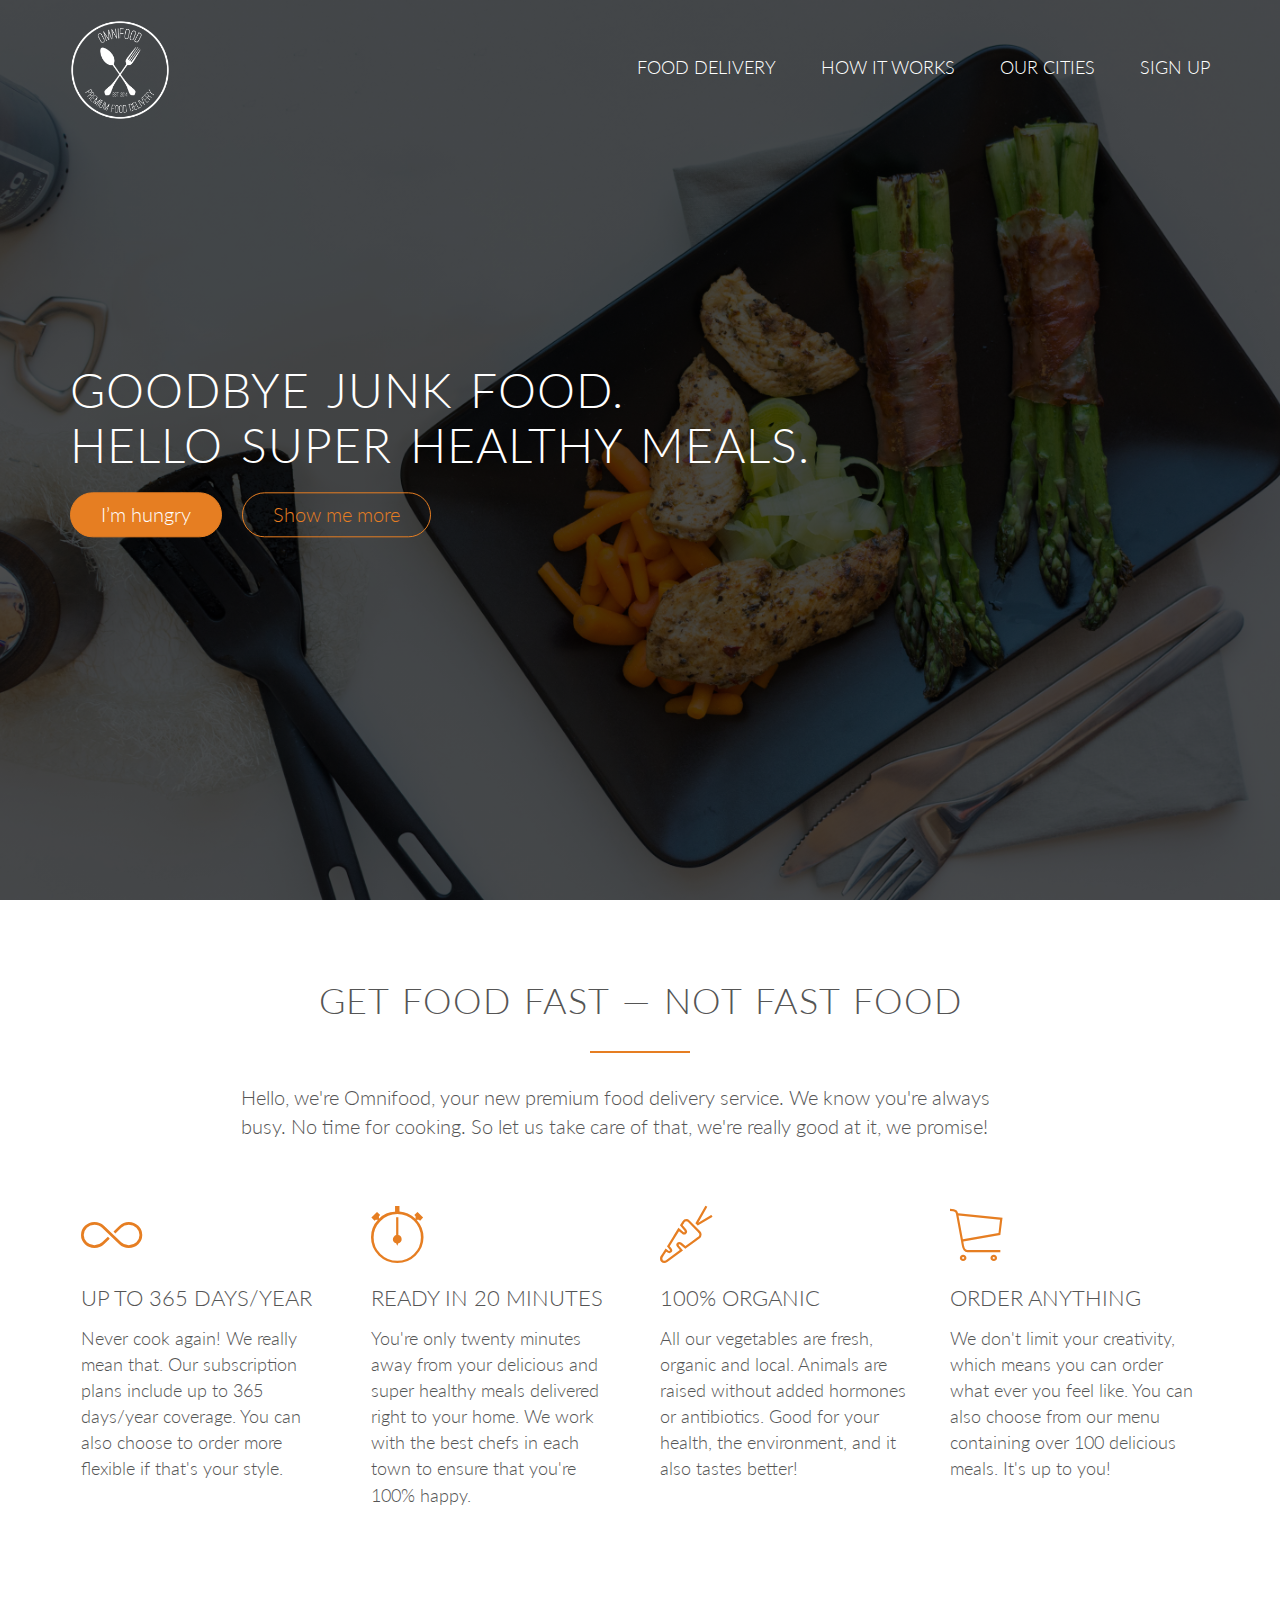
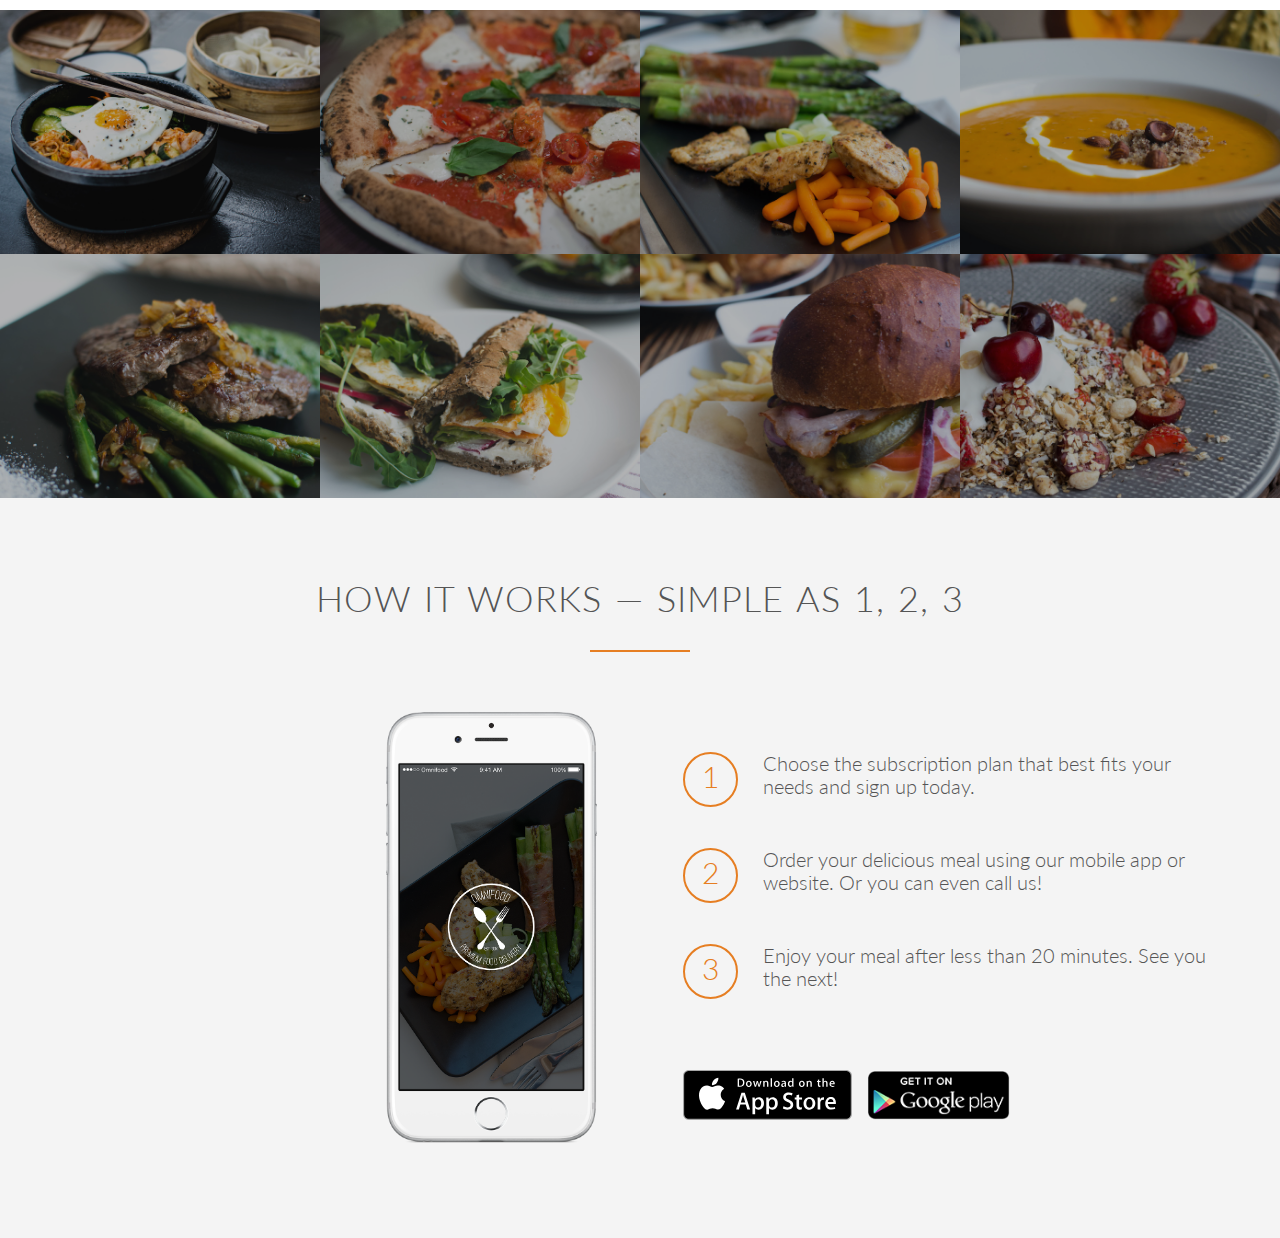
<file: index.html>
<!DOCTYPE html>
<html lang="en">
<head>
    <meta charset="UTF-8">
    <meta http-equiv="X-UA-Compatible" content="IE=edge">
    <meta name="viewport" content="width=device-width, initial-scale=1.0">
    <link rel="shortcut icon" type="image/jpg" href="Favicon_Image_Location"/>
    <!--Normalized.css helps to keep css styles the same in all browsers-->
    <link rel="stylesheet" href="vendors/css/normalize.css">
    <!--Grid.css helps to keep our site responsive-->
    <link rel="stylesheet" href="vendors/css/Grid.css">
    <!--Fonts / icons-->
    <link rel="stylesheet" href="vendors/css/ionicons.min.css">
    <!--Our css-->
    <link rel="stylesheet" type="text/css" href="resources/css/style.css">
    <!--Font Lato-->
    <link rel="preconnect" href="https://fonts.gstatic.com">
    <link href="https://fonts.googleapis.com/css2?family=Lato:ital,wght@0,100;0,300;0,400;1,300&display=swap" rel="stylesheet">
    <title>Omnifood</title>
</head>
<body>
    <header>
        <nav>
            <div class="row">
                <img src="resources/img/logo-white.png" alt="Omnifood logo" class="logo">
                <ul class="main-nav">
                    <li><a href="#">Food delivery</a></li>
                    <li><a href="#">How it works</a></li>
                    <li><a href="#">Our cities</a></li>
                    <li><a href="#">Sign up</a></li>
                </ul>
            </div>
        </nav>
        <div class="hero-text-box">
            <h1>Goodbye junk food.<br>Hello super healthy meals.</h1>
            <a class="btn btn-full" href="#" >I’m hungry</a>
            <a class="btn btn-ghost" href="#" >Show me more</a>

        </div>
    </header>

    <section class="section-features">
        <div class="row">
            <h2>Get food fast &mdash; not fast food</h2>
            <p class="long-copy">
                Hello, we're Omnifood,  your new premium food delivery service. We know you're always busy. No time for cooking. So let us take care of that, we're really good at it, we promise!
            </p>
        </div>

        <div class="row">
             <div class="col span-1-of-4 box">
                 <i class="ion-ios-infinite-outline icon-big"></i>
                 <h3>Up to 365 days/year</h3>
                 <p>
                     Never cook again! We really mean that. Our subscription plans include up to 365 days/year coverage. You can also choose to order more flexible if that's your style.
                 </p>
             </div>
             <div class="col span-1-of-4 box">
                <i class="ion-ios-stopwatch-outline icon-big"></i>
                <h3>Ready in 20 minutes</h3>
                <p>
                    You're only twenty minutes away from your delicious and super healthy meals delivered right to your home. We work with the best chefs in each town to ensure that you're 100% happy.
                </p>
            </div>
            <div class="col span-1-of-4 box">
                <i class="ion-ios-nutrition-outline icon-big"></i>
                <h3>100% organic</h3>
                <p>
                    All our vegetables are fresh, organic and local. Animals are raised without added hormones or antibiotics. Good for your health, the environment, and it also tastes better!
                </p>
            </div>
            <div class="col span-1-of-4 box">
                <i class="ion-ios-cart-outline icon-big"></i>
                <h3>Order anything</h3>
                <p>
                    We don't limit your creativity, which means you can order what ever you feel like. You can also choose from our menu containing over 100 delicious meals. It's up to you!
                </p>
            </div>
        </div>
    </section>
    
    <section class="section-meals">
        <ul class="meals-showcase clearfix">
            <li>
                <figure class="meal-photo">
                    <img src="resources/img/1.jpg" alt="Korean bibimbap with egg and vegetables">
                </figure>
            </li>
            <li>
                <figure class="meal-photo">
                    <img src="resources/img/2.jpg" alt="Simple italian pizza with cherry tomatoes">
                </figure>
            </li>
            <li>
                <figure class="meal-photo">
                    <img src="resources/img/3.jpg" alt="Chicken breast steak with vegetables">
                </figure>
            </li>
            <li>
                <figure class="meal-photo">
                    <img src="resources/img/4.jpg" alt="Autumn pumpkin soup">
                </figure>
            </li>
        </ul>
        <ul class="meals-showcase clearfix">
            <li>
                <figure class="meal-photo">
                    <img src="resources/img/5.jpg" alt="Paleo beef steak with vegetables">
                </figure>
            </li>
            <li>
                <figure class="meal-photo">
                    <img src="resources/img/6.jpg" alt="Healthy baguette with egg and vegetables">
                </figure>
            </li>
            <li>
                <figure class="meal-photo">
                    <img src="resources/img/7.jpg" alt="Burger with cheddar and bacon">
                </figure>
            </li>
            <li>
                <figure class="meal-photo">
                    <img src="resources/img/8.jpg" alt="Granola with cherries and strawberries">
                </figure>
            </li>
        </ul>
    </section>

    <section class="section-steps">
        <div class="row">
            <h2>How it works &mdash; Simple as 1, 2, 3</h2>
        </div>
        <div class="row">
            <div class="col span-1-of-2 steps-box">
                <img src="resources/img/app-iPhone.png" alt="Omnifood app on iPhone" class="app-screen">
            </div>
            <div class="col span-1-of-2 steps-box">
                <div class="works-step">
                    <div>1</div>
                    <p>Choose the subscription plan that best fits your needs and sign up today.</p>
                </div>
                <div class="works-step">
                    <div>2</div>
                    <p>Order your delicious meal using our mobile app or website. Or you can even call us!</p>
                </div>
                <div class="works-step">
                    <div>3</div>
                    <p>Enjoy your meal after less than 20 minutes. See you the next!</p>
                </div>

                <a href="#" class="btn-app"><img src="resources/img/download-app.svg" alt="App Store Button"></a>
                <a href="#" class="btn-app"><img src="resources/img/download-app-android.png" alt="Play Store Button"></a>
            </div>
        </div>
    </section>
</body>
</html>
</file>
<file: vendors/css/Grid.css>
/*  SECTIONS  ============================================================================= */

.section {
	clear: both;
	padding: 0px;
	margin: 0px;
}

/*  GROUPING  ============================================================================= */

.row {
    zoom: 1; /* For IE 6/7 (trigger hasLayout) */
}

.row:before,
.row:after {
    content:"";
    display:table;
}
.row:after {
    clear:both;
}

/*  GRID COLUMN SETUP   ==================================================================== */

.col {
	display: block;
	float:left;
	margin: 1% 0 1% 1.6%;
}

.col:first-child { margin-left: 0; } /* all browsers except IE6 and lower */


/*  REMOVE MARGINS AS ALL GO FULL WIDTH AT 480 PIXELS */

@media only screen and (max-width: 480px) {
	.col { 
		/*margin: 1% 0 1% 0%;*/
        margin: 0;
	}
}


/*  GRID OF TWO   ============================================================================= */


.span-2-of-2 {
	width: 100%;
}

.span-1-of-2 {
	width: 49.2%;
}

/*  GO FULL WIDTH AT LESS THAN 480 PIXELS */

@media only screen and (max-width: 480px) {
	.span-2-of-2 {
		width: 100%; 
	}
	.span-1-of-2 {
		width: 100%; 
	}
}


/*  GRID OF THREE   ============================================================================= */

	
.span-3-of-3 {
	width: 100%; 
}

.span-2-of-3 {
	width: 66.13%; 
}

.span-1-of-3 {
	width: 32.26%; 
}


/*  GO FULL WIDTH AT LESS THAN 480 PIXELS */

@media only screen and (max-width: 480px) {
	.span-3-of-3 {
		width: 100%; 
	}
	.span-2-of-3 {
		width: 100%; 
	}
	.span-1-of-3 {
		width: 100%;
	}
}

/*  GRID OF FOUR   ============================================================================= */

	
.span-4-of-4 {
	width: 100%; 
}

.span-3-of-4 {
	width: 74.6%; 
}

.span-2-of-4 {
	width: 49.2%; 
}

.span-1-of-4 {
	width: 23.8%; 
}


/*  GO FULL WIDTH AT LESS THAN 480 PIXELS */

@media only screen and (max-width: 480px) {
	.span-4-of-4 {
		width: 100%; 
	}
	.span-3-of-4 {
		width: 100%; 
	}
	.span-2-of-4 {
		width: 100%; 
	}
	.span-1-of-4 {
		width: 100%; 
	}
}


/*  GRID OF FIVE   ============================================================================= */

	
.span-5-of-5 {
	width: 100%;
}

.span-4-of-5 {
  	width: 79.68%; 
}

.span-3-of-5 {
  	width: 59.36%; 
}

.span-2-of-5 {
  	width: 39.04%;
}

.span-1-of-5 {
  	width: 18.72%;
}


/*  GO FULL WIDTH AT LESS THAN 480 PIXELS */

@media only screen and (max-width: 480px) {
	.span-5-of-5 {
		width: 100%; 
	}
	.span-4-of-5 {
		width: 100%; 
	}
	.span-3-of-5 {
		width: 100%; 
	}
	.span-2-of-5 {
		width: 100%; 
	}
	.span-1-of-5 {
		width: 100%; 
	}
}


/*  GRID OF SIX   ============================================================================= */


.span-6-of-6 {
	width: 100%;
}

.span-5-of-6 {
  	width: 83.06%;
}

.span-4-of-6 {
  	width: 66.13%;
}

.span-3-of-6 {
  	width: 49.2%;
}

.span-2-of-6 {
  	width: 32.26%;
}

.span-1-of-6 {
  	width: 15.33%;
}


/*  GO FULL WIDTH AT LESS THAN 480 PIXELS */

@media only screen and (max-width: 480px) {
	.span-6-of-6 {
		width: 100%; 
	}
	.span-5-of-6 {
		width: 100%; 
	}
	.span-4-of-6 {
		width: 100%; 
	}
	.span-3-of-6 {
		width: 100%; 
	}
	.span-2-of-6 {
		width: 100%; 
	}
	.span-1-of-6 {
		width: 100%; 
	}
}



/*  GRID OF SEVEN   ============================================================================= */


.span-7-of-7 {
	width: 100%;
}

.span-6-of-7 {
	width: 85.48%;
}

.span-5-of-7 {
  	width: 70.97%;
}

.span-4-of-7 {
  	width: 56.45%;
}

.span-3-of-7 {
  	width: 41.94%;
}

.span-2-of-7 {
  	width: 27.42%;
}

.span-1-of-7 {
  	width: 12.91%;
}


/*  GO FULL WIDTH AT LESS THAN 480 PIXELS */

@media only screen and (max-width: 480px) {
	.span-7-of-7 {
		width: 100%; 
	}
	.span-6-of-7 {
		width: 100%; 
	}
	.span-5-of-7 {
		width: 100%; 
	}
	.span-4-of-7 {
		width: 100%; 
	}
	.span-3-of-7 {
		width: 100%; 
	}
	.span-2-of-7 {
		width: 100%; 
	}
	.span-1-of-7 {
		width: 100%; 
	}
}


/*  GRID OF EIGHT   ============================================================================= */

	
.span-8-of-8 {
	width: 100%;
}

.span-7-of-8 {
	width: 87.3%; 
}

.span-6-of-8 {
	width: 74.6%; 
}

.span-5-of-8 {
	width: 61.9%; 
}

.span-4-of-8 {
	width: 49.2%; 
}

.span-3-of-8 {
	width: 36.5%;
}

.span-2-of-8 {
	width: 23.8%; 
}

.span-1-of-8 {
	width: 11.1%; 
}


/*  GO FULL WIDTH AT LESS THAN 480 PIXELS */

@media only screen and (max-width: 480px) {
	.span-8-of-8 {
		width: 100%; 
	}
	.span-7-of-8 {
		width: 100%; 
	}
	.span-6-of-8 {
		width: 100%; 
	}
	.span-5-of-8 {
		width: 100%; 
	}
	.span-4-of-8 {
		width: 100%; 
	}
	.span-3-of-8 {
		width: 100%; 
	}
	.span-2-of-8 {
		width: 100%; 
	}
	.span-1-of-8 {
		width: 100%; 
	}
}


/*  GRID OF NINE   ============================================================================= */


.span-9-of-9 {
	width: 100%;
}

.span-8-of-9 {
	width: 88.71%;
}

.span-7-of-9 {
	width: 77.42%; 
}

.span-6-of-9 {
	width: 66.13%; 
}

.span-5-of-9 {
	width: 54.84%; 
}

.span-4-of-9 {
	width: 43.55%; 
}

.span-3-of-9 {
	width: 32.26%;
}

.span-2-of-9 {
	width: 20.97%; 
}

.span-1-of-9 {
	width: 9.68%; 
}


/*  GO FULL WIDTH AT LESS THAN 480 PIXELS */

@media only screen and (max-width: 480px) {
	.span-9-of-9 {
		width: 100%; 
	}
	.span-8-of-9 {
		width: 100%; 
	}
	.span-7-of-9 {
		width: 100%; 
	}
	.span-6-of-9 {
		width: 100%; 
	}
	.span-5-of-9 {
		width: 100%; 
	}
	.span-4-of-9 {
		width: 100%; 
	}
	.span-3-of-9 {
		width: 100%; 
	}
	.span-2-of-9 {
		width: 100%; 
	}
	.span-1-of-9 {
		width: 100%; 
	}
}


/*  GRID OF TEN   ============================================================================= */


.span-10-of-10 {
	width: 100%;
}

.span-9-of-10 {
	width: 89.84%;
}

.span-8-of-10 {
	width: 79.68%;
}

.span-7-of-10 {
	width: 69.52%; 
}

.span-6-of-10 {
	width: 59.36%; 
}

.span-5-of-10 {
	width: 49.2%; 
}

.span-4-of-10 {
	width: 39.04%; 
}

.span-3-of-10 {
	width: 28.88%;
}

.span-2-of-10 {
	width: 18.72%; 
}

.span-1-of-10 {
	width: 8.56%; 
}


/*  GO FULL WIDTH AT LESS THAN 480 PIXELS */

@media only screen and (max-width: 480px) {
	.span-10-of-10 {
		width: 100%; 
	}
	.span-9-of-10 {
		width: 100%; 
	}
	.span-8-of-10 {
		width: 100%; 
	}
	.span-7-of-10 {
		width: 100%; 
	}
	.span-6-of-10 {
		width: 100%; 
	}
	.span-5-of-10 {
		width: 100%; 
	}
	.span-4-of-10 {
		width: 100%; 
	}
	.span-3-of-10 {
		width: 100%; 
	}
	.span-2-of-10 {
		width: 100%; 
	}
	.span-1-of-10 {
		width: 100%; 
	}
}


/*  GRID OF ELEVEN   ============================================================================= */

.span-11-of-11 {
	width: 100%;
}

.span-10-of-11 {
	width: 90.76%;
}

.span-9-of-11 {
	width: 81.52%;
}

.span-8-of-11 {
	width: 72.29%;
}

.span-7-of-11 {
	width: 63.05%; 
}

.span-6-of-11 {
	width: 53.81%; 
}

.span-5-of-11 {
	width: 44.58%; 
}

.span-4-of-11 {
	width: 35.34%; 
}

.span-3-of-11 {
	width: 26.1%;
}

.span-2-of-11 {
	width: 16.87%; 
}

.span-1-of-11 {
	width: 7.63%; 
}


/*  GO FULL WIDTH AT LESS THAN 480 PIXELS */

@media only screen and (max-width: 480px) {
	.span-11-of-11 {
		width: 100%; 
	}
	.span-10-of-11 {
		width: 100%; 
	}
	.span-9-of-11 {
		width: 100%; 
	}
	.span-8-of-11 {
		width: 100%; 
	}
	.span-7-of-11 {
		width: 100%; 
	}
	.span-6-of-11 {
		width: 100%; 
	}
	.span-5-of-11 {
		width: 100%; 
	}
	.span-4-of-11 {
		width: 100%; 
	}
	.span-3-of-11 {
		width: 100%; 
	}
	.span-2-of-11 {
		width: 100%; 
	}
	.span-1-of-11 {
		width: 100%; 
	}
}


/*  GRID OF TWELVE   ============================================================================= */

.span-12-of-12 {
	width: 100%;
}

.span-11-of-12 {
	width: 91.53%;
}

.span-10-of-12 {
	width: 83.06%;
}

.span-9-of-12 {
	width: 74.6%;
}

.span-8-of-12 {
	width: 66.13%;
}

.span-7-of-12 {
	width: 57.66%; 
}

.span-6-of-12 {
	width: 49.2%; 
}

.span-5-of-12 {
	width: 40.73%; 
}

.span-4-of-12 {
	width: 32.26%; 
}

.span-3-of-12 {
	width: 23.8%;
}

.span-2-of-12 {
	width: 15.33%; 
}

.span-1-of-12 {
	width: 6.86%; 
}


/*  GO FULL WIDTH AT LESS THAN 480 PIXELS */

@media only screen and (max-width: 480px) {
	.span-12-of-12 {
		width: 100%; 
	}
	.span-11-of-12 {
		width: 100%; 
	}
	.span-10-of-12 {
		width: 100%; 
	}
	.span-9-of-12 {
		width: 100%; 
	}
	.span-8-of-12 {
		width: 100%; 
	}
	.span-7-of-12 {
		width: 100%; 
	}
	.span-6-of-12 {
		width: 100%; 
	}
	.span-5-of-12 {
		width: 100%; 
	}
	.span-4-of-12 {
		width: 100%; 
	}
	.span-3-of-12 {
		width: 100%; 
	}
	.span-2-of-12 {
		width: 100%; 
	}
	.span-1-of-12 {
		width: 100%; 
	}
}
</file>
<file: resources/css/style.css>
/*
Orange color: #e67e22
*/

* {
  margin: 0;
  padding: 0;
  box-sizing: border-box;
}

html {
  color: #555;
  font-family: "Lato", "Arial", sans-serif;
  font-weight: 300;
  font-size: 20px;
  text-rendering: optimizeLegibility;
}

.clearfix {
  zoom: 1;
}
.clearfix:after {
  content: ".";
  clear: both;
  display: block;
  height: 0;
  visibility: hidden;
}

/* ---------------------------------------------*/
/*REUSABLE COMPONENTS */
/*---------------------------------------------*/

.row {
  /* This class is used to center items and give width of 1140px*/
  max-width: 1140px;
  margin: 0 auto;
}

section {
  padding: 80px 0;
}

.box {
  padding: 1%;
}

/* ----- HEADINGS -----*/
h1,
h2,
h3 {
  font-weight: 300;
  text-transform: uppercase;
}

h1 {
  margin-top: 0;
  margin-bottom: 20px;
  color: white;
  font-size: 240%;
  word-spacing: 4px;
  letter-spacing: 1px;
}

h2 {
  font-size: 180%;
  word-spacing: 2px;
  text-align: center;
  margin-bottom: 30px;
  letter-spacing: 1px;
}

h3 {
  font-size: 110%;
  margin-bottom: 15px;
}

h2:after {
  display: block;
  height: 2px;
  background-color: #e67e22;
  content: " ";
  width: 100px;
  margin: 0 auto;
  margin-top: 30px;
}

/* ----- PARAGRAPHS -----*/
.long-copy {
  line-height: 145%;
  width: 70%;
  margin-left: 15%;
}

.box p {
  font-size: 90%;
  line-height: 145%;
}

/* ----- ICONS -----*/
.icon-big {
  font-size: 350%;
  display: block;
  color: #e67e22;
  margin-bottom: 10px;
}

/* ----- BUTTONS -----*/
.btn:link,
.btn:visited {
  display: inline-block;
  padding: 10px 30px;
  font-weight: 300;
  text-decoration: none;
  border-radius: 200px;
  transition: background-color 0.2s, border 0.2s, color 0.2s;
}

.btn-full:link,
.btn-full:visited {
  background-color: #e67e22;
  border: 1px solid #e67e22;
  color: white;
  margin-right: 15px;
}

.btn-ghost:link,
.btn-ghost:visited {
  border: 1px solid #e67e22;
  color: #e67e22;
}

.btn:hover,
.btn:active {
  background-color: #cf6d17;
}

.btn-full:hover,
.btn-full:active {
  border-color: #cf6d17;
}

.btn-ghost:hover,
.btn-ghost:active {
  border: 1px solid #cf6d17;
  color: white;
}

/* ---------------------------------------------*/
/* HEADER */
/*---------------------------------------------*/

header {
  background-image: linear-gradient(rgba(0, 0, 0, 0.7), rgba(0, 0, 0, 0.7)),
    url(img/hero.jpg);
  background-size: cover;
  background-position: center;
  height: 100vh;
}

.hero-text-box {
  position: absolute;
  width: 1140px;
  top: 50%;
  left: 50%;
  transform: translate(-50%, -50%);
}

.logo {
  height: 100px;
  width: auto;
  float: left;
  margin-top: 20px;
}

.main-nav {
  float: right;
  list-style: none;
  margin-top: 55px;
}

.main-nav li {
  display: inline-block;
  margin-left: 40px;
}

.main-nav li a:link,
.main-nav li a:visited {
  padding: 8px 0;
  color: white;
  text-decoration: none;
  text-transform: uppercase;
  font-size: 90%;
  border-bottom: 2px solid transparent;
  transition: border-bottom 0.2s;
}

.main-nav li a:hover,
.main-nav li a:active {
  border-bottom: 2px solid #e67e22;
}
/* ---------------------------------------------*/
/* FEATURES */
/*---------------------------------------------*/

.section-features .long-copy {
  margin-bottom: 30px;
}

/* ---------------------------------------------*/
/* MEALS */
/*---------------------------------------------*/

.section-meals {
  padding: 0;
}

.meals-showcase {
  list-style: none;
  width: 100%;
}

.meals-showcase li {
  display: block;
  float: left;
  width: 25%;
}

/* IMAGE ANIMATIONS */
.meal-photo {
  width: 100%;
  margin: 0;
  overflow: hidden;
  background-color: black;
}

.meal-photo img {
  opacity: 0.7;
  width: 100%;
  height: auto;
  transform: scale(1.15);
  transition: transform 0.5s, opacity 0.5s;
}

.meal-photo img:hover {
  opacity: 1;
  transform: scale(1.03);
}

/* ---------------------------------------------*/
/* HOW IT WORKS */
/*---------------------------------------------*/

.section-steps {
  background-color: #f4f4f4;
}

.steps-box:first-child {
  text-align: right;
  padding-right: 3%;
  margin-top: 30px;
}

.steps-box:last-child {
  padding-left: 3%;
  margin-top: 70px;
}

.app-screen {
  width: 40%;
}

.works-step {
  margin-bottom: 50px;
}

.works-step:last-of-type {
  margin-bottom: 80px;
}

.works-step div {
  color: #e67e22;
  border: 2px solid #e67e22;
  display: inline-block;
  border-radius: 50%;
  height: 55px;
  width: 55px;
  text-align: center;
  padding: 5px;
  float: left;
  font-size: 150%;
  margin-right: 25px;
}

.btn-app img {
  height: 50px;
  width: auto;
  margin-right: 10px;
}
</file>
